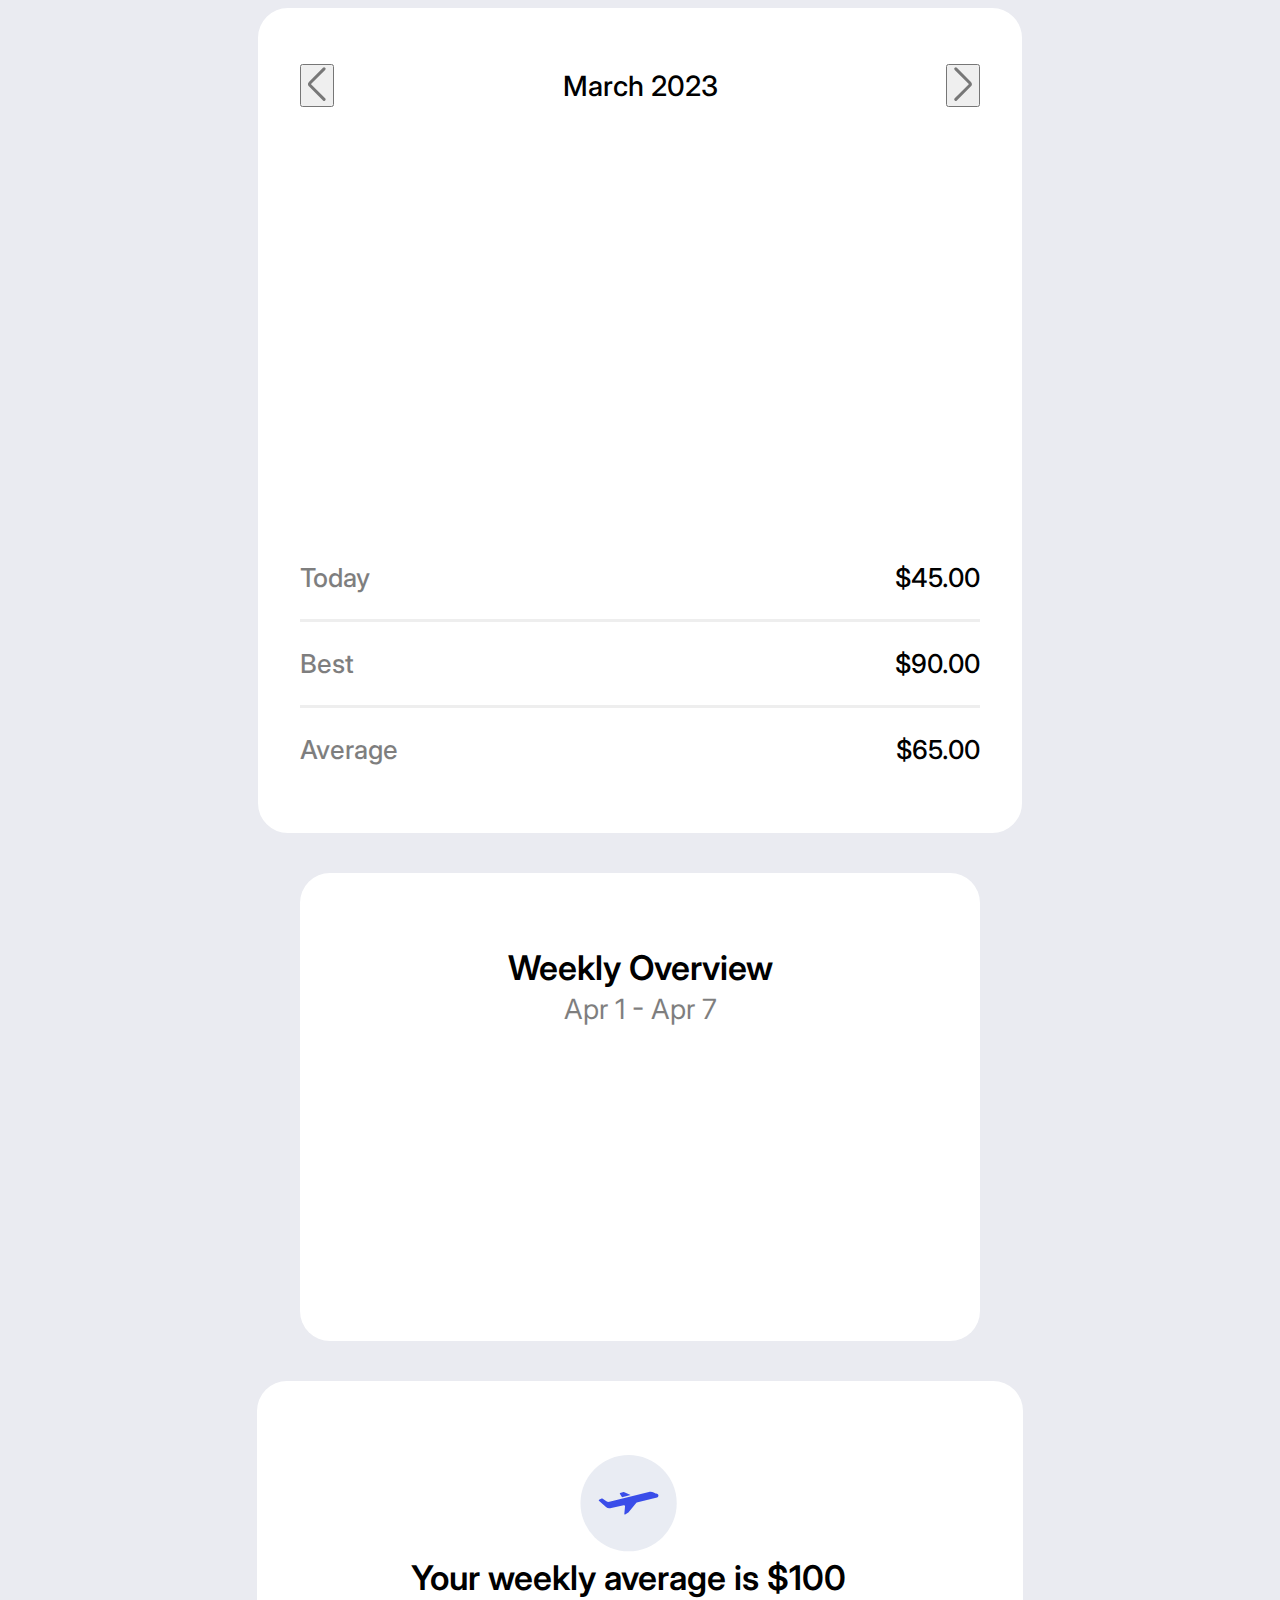
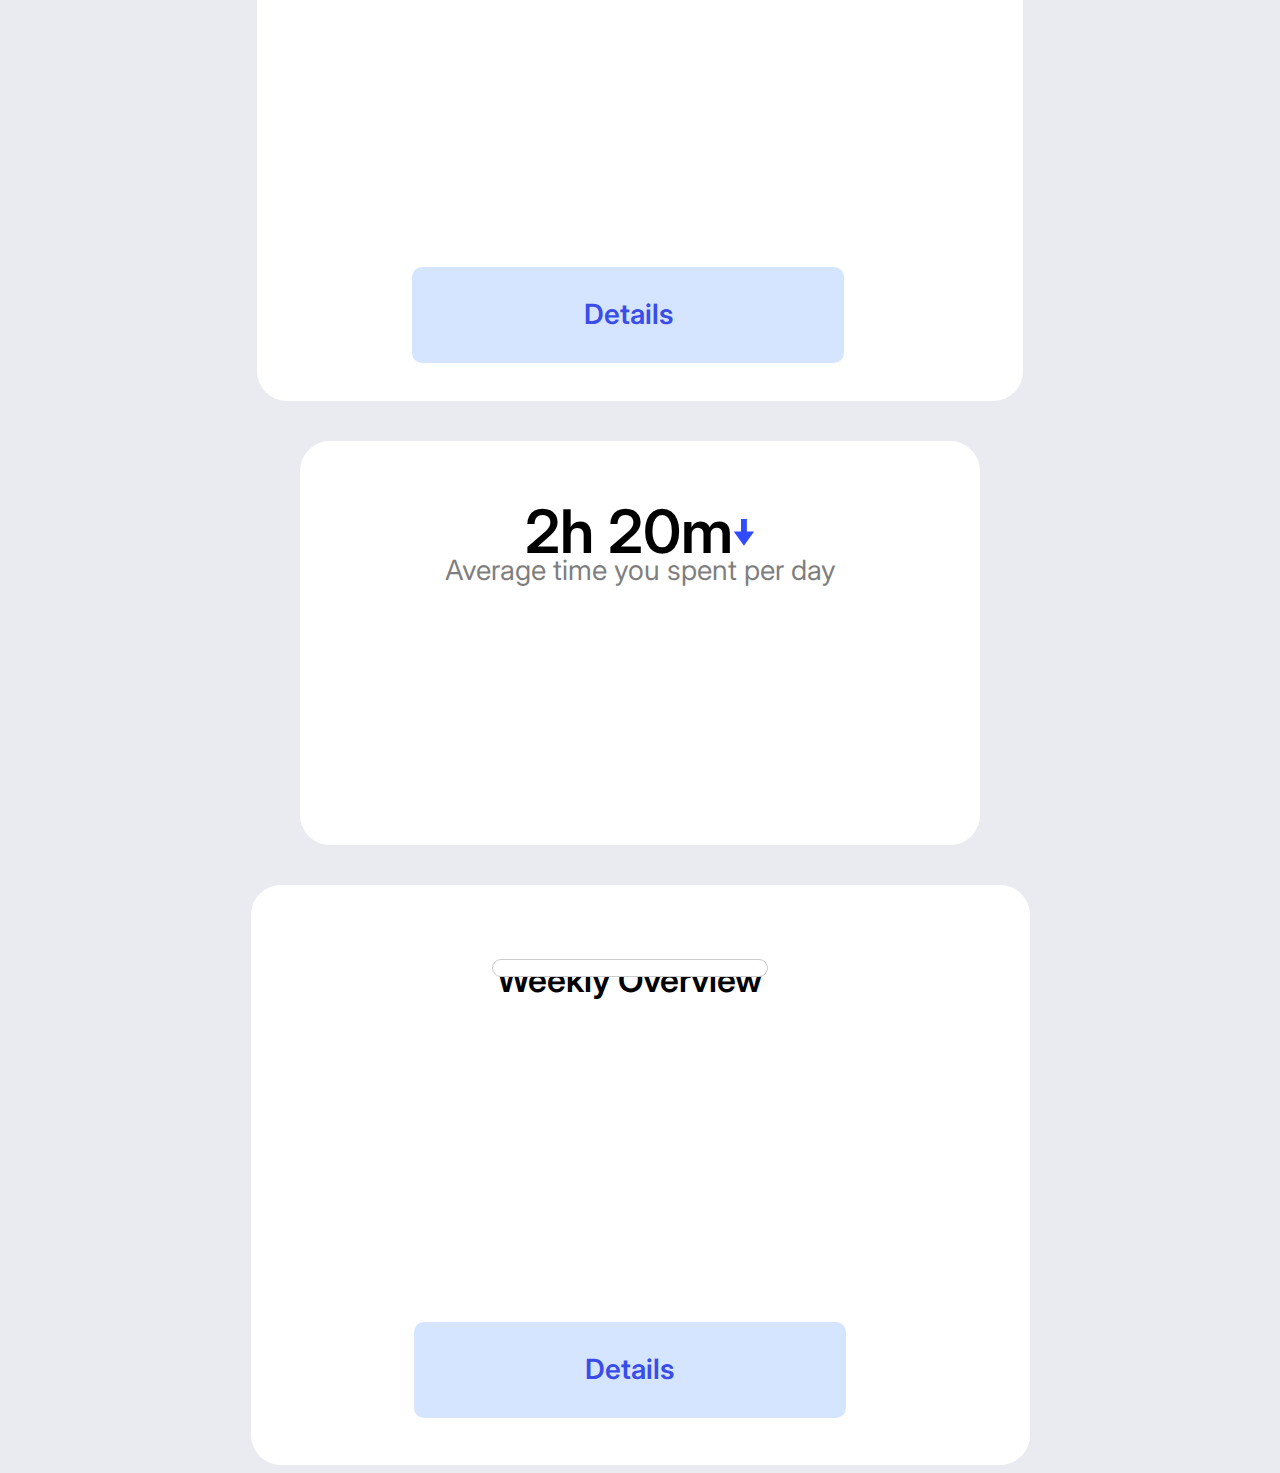
<file: bar chart/index.html>
<!DOCTYPE html>
<html lang="en">

<head>
    <meta charset="UTF-8">
    <meta name="viewport" content="width=device-width, initial-scale=1.0">
    <title>Simple Bar Chart with D3.js</title>
    <link rel="stylesheet" href="./style.css">
    <link rel="preconnect" href="https://fonts.googleapis.com">
    <link rel="preconnect" href="https://fonts.gstatic.com" crossorigin>
    <link href="https://fonts.googleapis.com/css2?family=Inter:wght@100..900&display=swap" rel="stylesheet">
    <script src="https://d3js.org/d3.v7.min.js"></script>

</head>

<body>
<div id="all-barcharts">
    <!-- Container for the bar chart -->
    <div style="max-width:680px; width: 100%; " id="main-div1">
        <div class="date-section">

            <button onclick="update(data1)"> <svg width="18" height="34" viewBox="0 0 18 34" fill="none"
                    xmlns="http://www.w3.org/2000/svg">
                    <path opacity="0.5"
                        d="M16.0625 1.86426L2.21397 15.7132C1.43294 16.4943 1.43296 17.7606 2.214 18.5416L16.0625 32.3901"
                        stroke="black" stroke-width="3" stroke-linecap="round" />
                </svg></button>

            <h1 class="date-heading">March 2023</h1>
            <button onclick="update(datanew)">
                <svg width="18" height="34" viewBox="0 0 18 34" fill="none" xmlns="http://www.w3.org/2000/svg">
                    <path opacity="0.5"
                        d="M1.80078 1.86426L15.6493 15.7132C16.4303 16.4943 16.4303 17.7606 15.6493 18.5416L1.80078 32.3901"
                        stroke="black" stroke-width="3" stroke-linecap="round" />
                </svg>
            </button>
        </div>
        <svg id="bar-chart" width="600px" height="400px"></svg>
        <div class="div2">
            <div class="main-text-price">
                <p>Today</p>
                <div>$45.00</div>
            </div>
            <div class="main-text-price">
                <p>Best</p>
                <div>$90.00</div>
            </div>
            <div class="main-text-price2">
                <p>Average</p>
                <div>$65.00</div>
            </div>
        </div>

    </div>
    <!-- Container for the bar chart Weekly Overview-->
    <div style="max-width:680px; width: 100%; " id="main-div2">
        <div class="date-section2 ">

            <div class="Weekly Overview">Weekly Overview</div>
            <div class="date">
                Apr 1 - Apr 7
            </div>

        </div>
        <svg id="bar-chart2" width="680px" height="100%"></svg>


    </div>
    <!-- Container for the bar chart Your weekly average is $100-->
    <div style="max-width:680px; width: 100%; " id="main-div3">
        <div class="date-section2 ">
            <svg width="97" height="97" viewBox="0 0 97 97" fill="none" xmlns="http://www.w3.org/2000/svg">
                <circle cx="48.5942" cy="48.1821" r="48.1313" fill="#E9ECF3" />
                <path
                    d="M42.0547 42.2954L39.856 38.8198C39.6597 38.5096 39.8094 38.0976 40.159 37.9858L43.4393 36.9361C43.5688 36.8947 43.7088 36.9017 43.8334 36.9557L50.5656 39.8757L42.0547 42.2954Z"
                    fill="#3A4DE9" />
                <path
                    d="M25.9932 52.0224L18.9135 45.6257C18.6128 45.354 18.6907 44.8628 19.0607 44.6975L21.6157 43.5559C21.976 43.395 22.3944 43.4352 22.7174 43.6618L26.4266 46.2638C27.2907 46.87 28.3751 47.0719 29.3995 46.8172L68.9283 36.9917C70.5367 36.5919 72.2361 36.7997 73.7008 37.5751L75.5928 38.5768C75.6511 38.6077 75.716 38.6238 75.7819 38.6238H76.0927C76.7412 38.6238 77.3667 38.8638 77.8487 39.2976C78.9518 40.2904 78.4984 42.1125 77.0586 42.4724L56.7724 47.544C56.5353 47.6033 56.324 47.7384 56.1707 47.9288L48.6033 57.3282C48.5218 57.4295 48.4233 57.5158 48.3123 57.5833L45.1762 59.4896C44.7825 59.7288 44.2843 59.4178 44.3263 58.9591L45.0044 51.5624C45.0731 50.8124 44.3979 50.2091 43.6603 50.3615L30.1543 53.1537C28.6662 53.4613 27.1207 53.0411 25.9932 52.0224Z"
                    fill="#3A4DE9" />
            </svg>

            <div class="Weekly Overview">Your weekly average is $100</div>


        </div>
        <svg id="bar-chart3" width="680px" height="100%"></svg>
        <button class="detail-btn">
            Details
        </button>

    </div>
    <!-- Container for the bar chart 2h 20m-->
    <div style="max-width:680px; width: 100%; " id="main-div4">
        <div class="date-section4 ">

            <div class="monthhourmin">2h 20m <svg width="22" height="27" viewBox="0 0 22 27" fill="none"
                    xmlns="http://www.w3.org/2000/svg">
                    <path fill-rule="evenodd" clip-rule="evenodd"
                        d="M13.8808 0.00488281H7.99891V12.472H0.769531L10.9398 26.8198L21.1101 12.472H13.8808V0.00488281Z"
                        fill="#314CFF" />
                </svg>
            </div>
            <div class="date">
                Average time you spent per day
            </div>

        </div>
        <svg id="bar-chart4" width="680px" height="100%"></svg>


    </div>
    <!-- Container for Weekly Overview-->
    <div style="max-width:680px; width: 100%; " id="main-div5">
        <div class="date-section2 ">

            <div class="Weekly Overview">Weekly Overview</div>


        </div>
        <div id="tooltip5">

        </div>
        <svg id="bar-chart5" width="680px"></svg>
        <button class="detail-btn">
            Details
        </button>

    </div>
   
</div>
<script src="app2.js"></script>
</body>

</html>
</file>
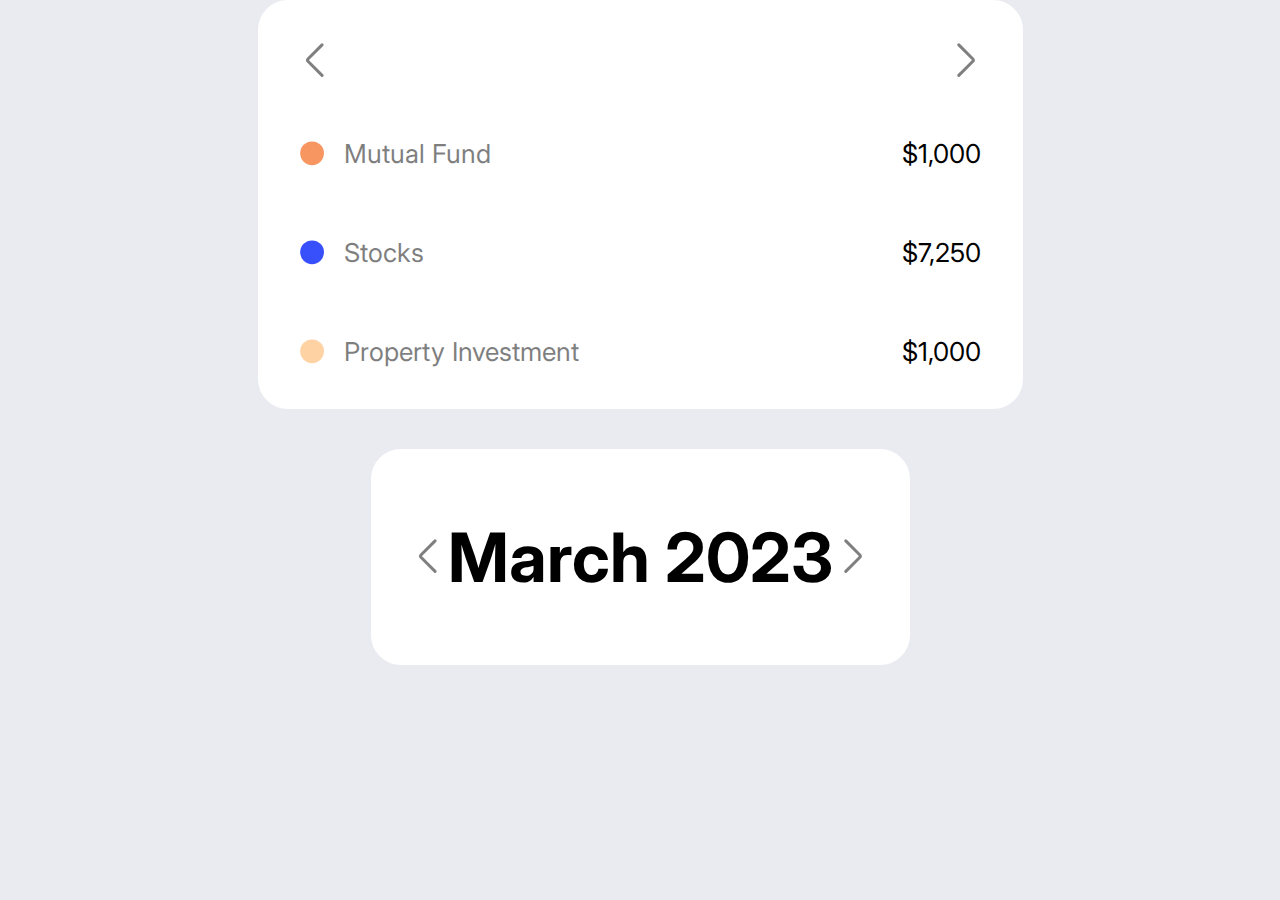
<file: donutchart/index.html>
<!DOCTYPE html>
<html lang="en">

<head>
    <meta charset="UTF-8">
    <meta name="viewport" content="width=device-width, initial-scale=1.0">
    <title>Pie Charts</title>
    <link rel="stylesheet" href="./style.css">
    <link rel="preconnect" href="https://fonts.googleapis.com">
    <link rel="preconnect" href="https://fonts.gstatic.com" crossorigin>
    <link href="https://fonts.googleapis.com/css2?family=Inter:wght@100..900&display=swap" rel="stylesheet">
    <script src="https://d3js.org/d3.v6.js"></script>

</head>

<body>
    <div id="main-div1">
        <div class="date-section" >

            <button onclick="update(data1)"> <svg width="18" height="34" viewBox="0 0 18 34" fill="none"
                    xmlns="http://www.w3.org/2000/svg">
                    <path opacity="0.5"
                        d="M16.0625 1.86426L2.21397 15.7132C1.43294 16.4943 1.43296 17.7606 2.214 18.5416L16.0625 32.3901"
                        stroke="black" stroke-width="3" stroke-linecap="round" />
                </svg></button>

            <button onclick="update(data2)">
                <svg width="18" height="34" viewBox="0 0 18 34" fill="none" xmlns="http://www.w3.org/2000/svg">
                    <path opacity="0.5"
                        d="M1.80078 1.86426L15.6493 15.7132C16.4303 16.4943 16.4303 17.7606 15.6493 18.5416L1.80078 32.3901"
                        stroke="black" stroke-width="3" stroke-linecap="round" />
                </svg>
            </button>
        </div>
        <!-- Create -->
        <div id="my_dataviz" style="font-family:'Inter', sans-serif ; "></div>
         <!-- color gaols -->
      <div class="goal-color">
       
     
        <div class="main-colorall">
            <div  class="all-color">
                <svg width="24" height="25" viewBox="0 0 24 25" fill="none" xmlns="http://www.w3.org/2000/svg">
                    <circle cx="12.0723" cy="12.2666" r="11.873" fill="#F79661"/>
                    </svg>
                    
    
              <div class="goal">
                <span>Mutual Fund </span>
              </div>
            </div>
            <div class="price">$1,000</div> 
         </div>
         <div class="main-colorall">
            <div class="all-color">
                <svg width="24" height="25" viewBox="0 0 24 25" fill="none" xmlns="http://www.w3.org/2000/svg">
                    <circle cx="12.0723" cy="12.2666" r="11.873" fill="#3850FB"/>
                    </svg>
                    
    
              <div class="goal">
                <span>Stocks </span>
              </div>
            </div>
            <div class="price">$7,250</div> 
         </div>
         <div class="main-colorall">
            <div class="all-color">
                <svg width="24" height="25" viewBox="0 0 24 25" fill="none" xmlns="http://www.w3.org/2000/svg">
                    <circle cx="12.0723" cy="12.2666" r="11.873" fill="#FFD2A3"/>
                    </svg>
                    
                    
                    
                    
    
              <div class="goal">
                <span>Property Investment </span>
              </div>
            </div>
            <div class="price">$1,000</div> 
         </div>
      </div>
    </div>
    <div id="main-div2">
        <div class="date-section" style="display: flex; max-width: 561px; width: 100%; justify-items: center;">

            <button onclick="update(data1)"> <svg width="18" height="34" viewBox="0 0 18 34" fill="none"
                    xmlns="http://www.w3.org/2000/svg">
                    <path opacity="0.5"
                        d="M16.0625 1.86426L2.21397 15.7132C1.43294 16.4943 1.43296 17.7606 2.214 18.5416L16.0625 32.3901"
                        stroke="black" stroke-width="3" stroke-linecap="round" />
                </svg></button>

            <h1 class="date-heading">March 2023</h1>
            <button onclick="update(data2)">
                <svg width="18" height="34" viewBox="0 0 18 34" fill="none" xmlns="http://www.w3.org/2000/svg">
                    <path opacity="0.5"
                        d="M1.80078 1.86426L15.6493 15.7132C16.4303 16.4943 16.4303 17.7606 15.6493 18.5416L1.80078 32.3901"
                        stroke="black" stroke-width="3" stroke-linecap="round" />
                </svg>
            </button>
        </div>
        <!-- Create -->
        <div id="my_dataviz" style="font-family:'Inter', sans-serif ; "></div>
    </div>
    <script src="./app.js"></script>
</body>

</html>
</file>
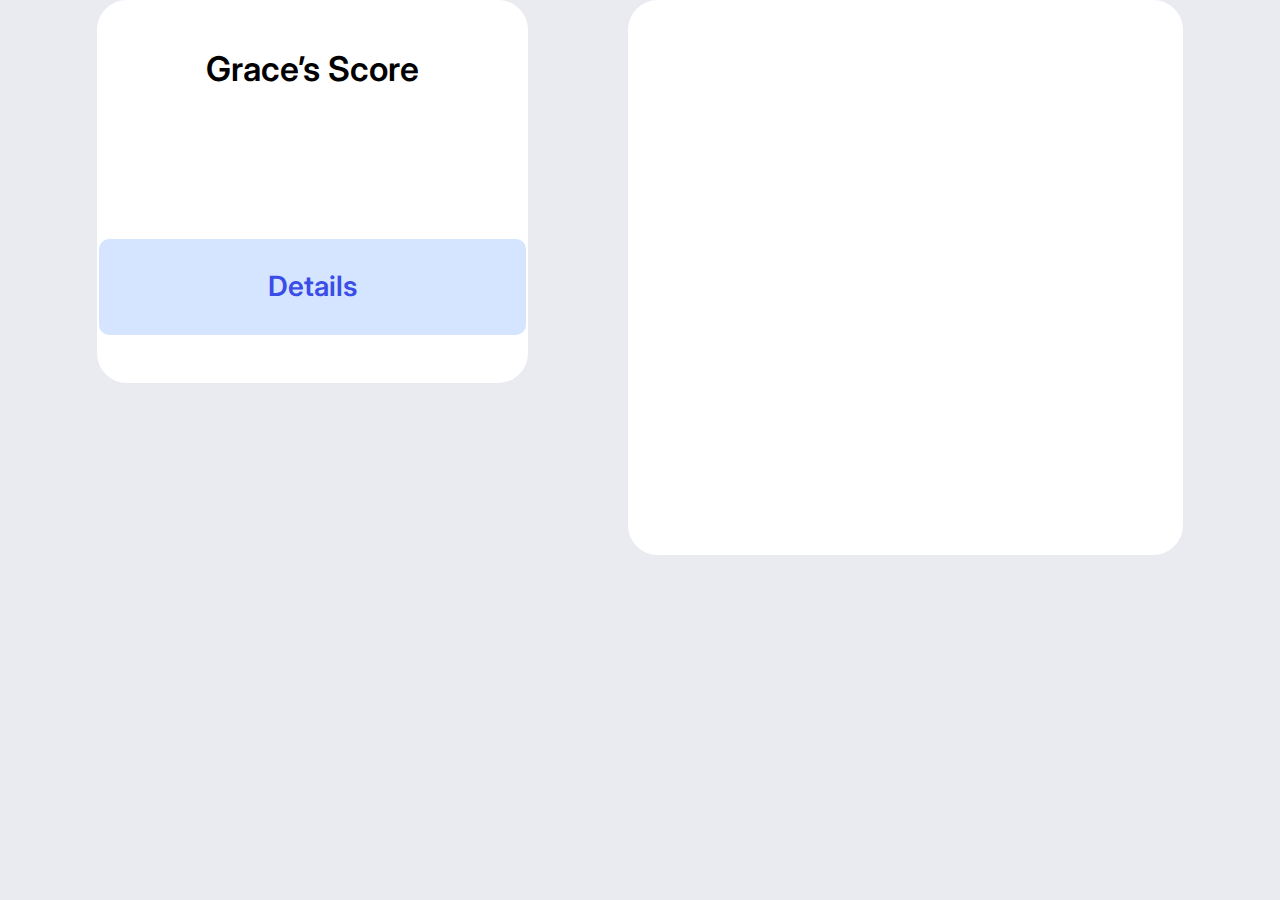
<file: gauge charts/index.html>
<!DOCTYPE html>
<html lang="en">

<head>
  <meta charset="UTF-8">
  <meta name="viewport" content="width=device-width, initial-scale=1.0">
  <title>Gauge Chart</title>
  <link rel="stylesheet" href="./style.css">
  <link rel="preconnect" href="https://fonts.googleapis.com">
  <link rel="preconnect" href="https://fonts.gstatic.com" crossorigin>
  <link href="https://fonts.googleapis.com/css2?family=Inter:wght@100..900&display=swap" rel="stylesheet">
  <script src="https://d3js.org/d3.v7.min.js"></script>
</head>

<body>
  <!-- Grace’s Score -->
  <div id="main-div1">
      <div class="Grace-Score">
        Grace’s Score
      </div>

    <div id="happy-emoji">
      <svg width="120" height="120" viewBox="0 0 120 120" fill="none" xmlns="http://www.w3.org/2000/svg">
        <circle cx="59.979" cy="59.6997" r="59.4556" fill="#E9ECF3" />
        <path fill-rule="evenodd" clip-rule="evenodd"
          d="M59.9756 87.7169C74.5697 87.7169 86.4005 75.8861 86.4005 61.292C86.4005 46.698 74.5697 34.8672 59.9756 34.8672C45.3816 34.8672 33.5508 46.698 33.5508 61.292C33.5508 75.8861 45.3816 87.7169 59.9756 87.7169ZM52.594 60.0921C54.5757 60.0921 56.1822 58.4856 56.1822 56.5038C56.1822 54.5221 54.5757 52.9156 52.594 52.9156C50.6123 52.9156 49.0058 54.5221 49.0058 56.5038C49.0058 58.4856 50.6123 60.0921 52.594 60.0921ZM70.9449 56.5038C70.9449 58.4856 69.3384 60.0921 67.3566 60.0921C65.3749 60.0921 63.7684 58.4856 63.7684 56.5038C63.7684 54.5221 65.3749 52.9156 67.3566 52.9156C69.3384 52.9156 70.9449 54.5221 70.9449 56.5038ZM59.9754 76.2903C66.0338 76.2903 70.9451 71.2772 70.9451 65.2189H49.0058C49.0058 71.2772 53.9171 76.2903 59.9754 76.2903Z"
          fill="#3A4DE9" />
      </svg>
    </div>

    <div id="sad-emoji">
      <svg width="120" height="120" viewBox="0 0 82 83" fill="none" xmlns="http://www.w3.org/2000/svg">
        <ellipse cx="41" cy="41.5" rx="41" ry="41.5" fill="#E9ECF3" />
        <path fill-rule="evenodd" clip-rule="evenodd"
          d="M40.7594 61.1702C50.8818 61.1702 59.0876 52.8969 59.0876 42.6912C59.0876 32.4855 50.8818 24.2121 40.7594 24.2121C30.637 24.2121 22.4312 32.4855 22.4312 42.6912C22.4312 52.8969 30.637 61.1702 40.7594 61.1702ZM35.6395 41.852C37.014 41.852 38.1283 40.7286 38.1283 39.3428C38.1283 37.9569 37.014 36.8335 35.6395 36.8335C34.265 36.8335 33.1507 37.9569 33.1507 39.3428C33.1507 40.7286 34.265 41.852 35.6395 41.852ZM48.3676 39.3428C48.3676 40.7286 47.2534 41.852 45.8788 41.852C44.5043 41.852 43.39 40.7286 43.39 39.3428C43.39 37.9569 44.5043 36.8335 45.8788 36.8335C47.2534 36.8335 48.3676 37.9569 48.3676 39.3428Z"
          fill="#3A4DE9" />
        <path d="M48 52C48 52 46 48 41 48C36 48 34 52 34 52" fill="#3A4DE9" />
        <path d="M48 52C48 52 46 48 41 48C36 48 34 52 34 52" stroke="white" stroke-linecap="round"
          stroke-linejoin="round" />
      </svg>

    </div>

    <svg id="gauge1"></svg>
  
    <button class="detail-btn">
      Details
    </button>

  </div>


  <div id="main-div2">

    <div>

    </div>
    <svg id="gauge2" width="471" height="471"></svg>

    <!-- <button class="detail-btn">
      Details
    </button> -->
  </div>


  <script src="app.js"></script>
</body>

</html>
</file>
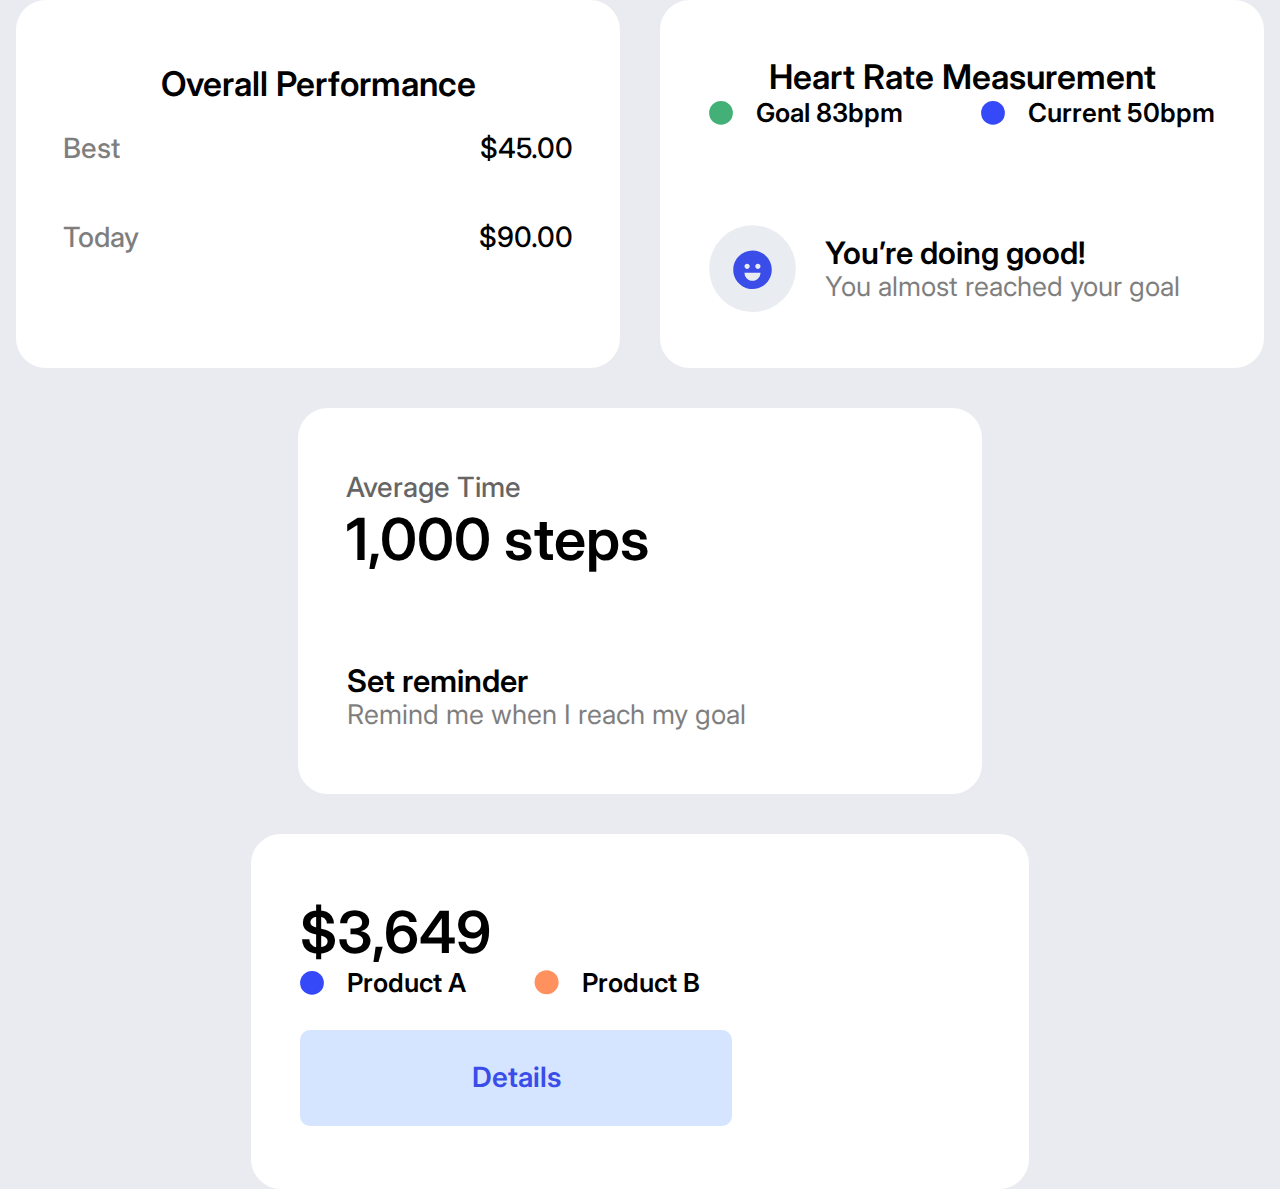
<file: line chart/index.html>
<!DOCTYPE html>
<html lang="en">

<head>
  <meta charset="UTF-8" />
  <meta name="viewport" content="width=device-width, initial-scale=1.0" />
  <title>D3 Line Chart</title>
  <link rel="stylesheet" href="./style.css" />
  <link rel="preconnect" href="https://fonts.googleapis.com" />
  <link rel="preconnect" href="https://fonts.gstatic.com" crossorigin />
  <link href="https://fonts.googleapis.com/css2?family=Inter:wght@100..900&display=swap" rel="stylesheet" />
  <link rel="stylesheet" type="text/css" href="style.css" />
</head>

<body>
  <!-- <div id="chart">
    <div id="tooltip">
      <div class="price"></div>
      <div class="date"></div>
    </div>
  </div> -->
  <!-- line chart 2  -->

  <div id="main-div1">
    <div id="chart2">
      <div class="Overall-Performance">Overall Performance</div>

      <div id="tooltip2">
        <div class="price2"></div>
        <div class="date2"></div>
      </div>
    </div>

    <!-- best-Today -->
    <div class="best-Today">
      <div class="main-text-price">
        <p>Best</p>
        <div>$45.00</div>
      </div>
      <div class="main-text-price">
        <p>Today</p>
        <div>$90.00</div>
      </div>
    </div>
  </div>

  <!-- Heart Rate Measurement -->
  <div id="main-div2">
    <div id="chart3">
      <div class="Overall-Performance">Heart Rate Measurement</div>

      <div id="tooltip3">
        <div class="subject3"></div>
        <div class="measurment-no"></div>
        <div class="heartRate"></div>
      </div>
    </div>
    <!-- main-content -->
    <div class="main-contentcolorsmile">
      <!-- color gaols -->
      <div class="goal-color">
        <div class="goal-colorgreen">
          <svg width="24" height="24" viewBox="0 0 24 24" fill="none" xmlns="http://www.w3.org/2000/svg">
            <circle cx="11.9941" cy="11.8945" r="11.873" fill="#43B077" />
          </svg>

          <div class="goal">
            <span>Goal </span>
            <span> 83bpm</span>
          </div>
        </div>
        <div class="goal-colorblue">
          <svg width="24" height="24" viewBox="0 0 24 24" fill="none" xmlns="http://www.w3.org/2000/svg">
            <circle cx="11.9941" cy="11.8945" r="11.873" fill="#3549F8" />
          </svg>

          <div class="goal">
            <span>Current </span>
            <span> 50bpm</span>
          </div>
        </div>
      </div>
      <!-- smile logo -->

      <div class="smile" style="display: flex; align-items: center; gap: 29px;">
        <svg width="87" height="87" viewBox="0 0 87 87" fill="none" xmlns="http://www.w3.org/2000/svg">
          <circle cx="43.5059" cy="43.6152" r="43.3496" fill="#E9ECF1" />
          <path fill-rule="evenodd" clip-rule="evenodd"
            d="M43.5049 64.043C54.1455 64.043 62.7715 55.417 62.7715 44.7764C62.7715 34.1357 54.1455 25.5098 43.5049 25.5098C32.8642 25.5098 24.2383 34.1357 24.2383 44.7764C24.2383 55.417 32.8642 64.043 43.5049 64.043ZM38.123 43.9019C39.5679 43.9019 40.7393 42.7305 40.7393 41.2856C40.7393 39.8408 39.5679 38.6694 38.123 38.6694C36.6782 38.6694 35.5068 39.8408 35.5068 41.2856C35.5068 42.7305 36.6782 43.9019 38.123 43.9019ZM51.5029 41.2856C51.5029 42.7305 50.3316 43.9019 48.8867 43.9019C47.4418 43.9019 46.2705 42.7305 46.2705 41.2856C46.2705 39.8408 47.4418 38.6694 48.8867 38.6694C50.3316 38.6694 51.5029 39.8408 51.5029 41.2856ZM43.5049 55.7114C47.9221 55.7114 51.5029 52.0564 51.5029 47.6392H35.5068C35.5068 52.0564 39.0877 55.7114 43.5049 55.7114Z"
            fill="#3A4DE9" />
        </svg>

        <div>
          <div style="font-size: 31px; font-weight: 600; line-height: 37px;">
            You’re doing good!

          </div>
          <div style="font-size: 27px; font-weight: 400; line-height: 32px; opacity: 50%;">
            You almost reached your goal
          </div>
        </div>
      </div>


    </div>
  </div>
  <!-- Average Time -->
  <div id="main-div3">
    <div id="chart4">
      <div class="main-averageTimechart4">
        <div class="AverageTime">Average Time</div>

        <div class="steps-chart4">1,000 steps</div>
      </div>

      <div id="tooltip4">
        <div class="subject3"></div>
        <div class="measurment-no"></div>
        <div class="heartRate"></div>
      </div>
    </div>

    <div id="set-reminder">
      <div>
        <div class="set-reminder-text">Set reminder</div>
        <div class="remind">Remind me when I reach my goal</div>
      </div>
    </div>
  </div>
  <!-- Product A $3,649 -->
  <div id="main-div4">

    <!-- main div for product content -->
    <div>
      <div class="main-averageTimechart5">
        <div class="steps-chart4">$3,649</div>
      </div>
      <!-- color gaols -->
      <div class="productcolor">
        <div class="colorblue">
          <svg width="24" height="24" viewBox="0 0 24 24" fill="none" xmlns="http://www.w3.org/2000/svg">
            <circle cx="11.9941" cy="11.8945" r="11.873" fill="#3549F8" />
          </svg>

          <div class="Product A">
            <span>Product A </span>
          </div>
        </div>
        <div class="colororange">
          <div class="colororange">
            <svg width="25" height="25" viewBox="0 0 25 25" fill="none" xmlns="http://www.w3.org/2000/svg">
              <circle cx="12.5815" cy="12.1831" r="11.9995" fill="#FF915F" />
            </svg>

            <div class="Product B">
              <span>Product B</span>
            </div>
          </div>
        </div>
      </div>
    </div>

    <div id="tooltip5">
      <div class="subject3"></div>
      <div class="measurment-no"></div>
      <div class="heartRate"></div>
    </div>
    <div id="chart5"></div>
    <button class="detail-btn">
      Details
    </button>
  </div>
  
  <script src="https://d3js.org/d3.v6.js"></script>
  <script src="app.js"></script>
</body>

</html>
</file>
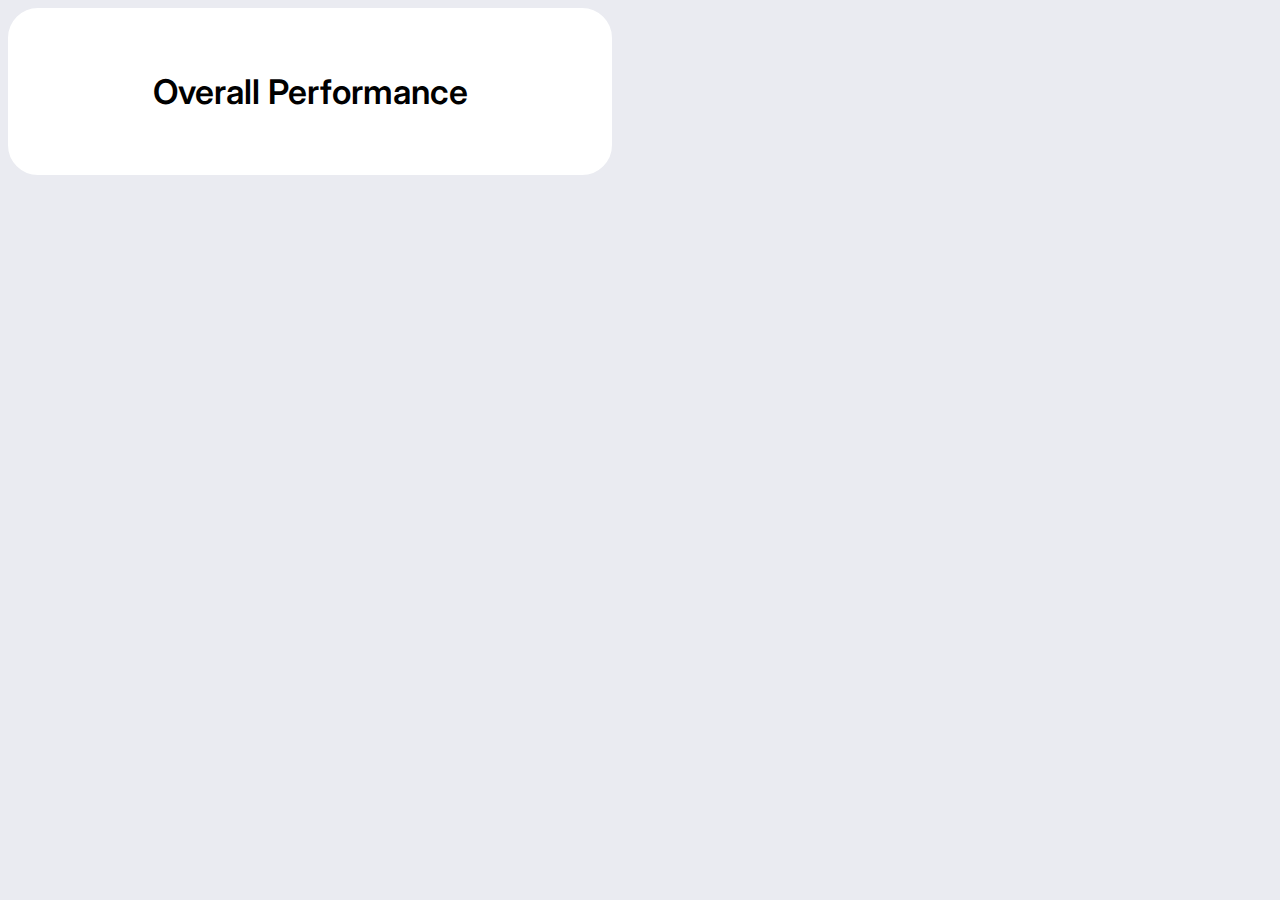
<file: newHeartRate/index.html>
<!DOCTYPE html>
<html lang="en">

<head>
  <meta charset="UTF-8">
  <meta name="viewport" content="width=device-width, initial-scale=1.0">
  <title>D3 Line Chart</title>
  <link rel="stylesheet" href="./style.css">
  <link rel="preconnect" href="https://fonts.googleapis.com">
  <link rel="preconnect" href="https://fonts.gstatic.com" crossorigin>
  <link href="https://fonts.googleapis.com/css2?family=Inter:wght@100..900&display=swap" rel="stylesheet">
  <link rel="stylesheet" type="text/css" href="style.css" />
</head>

<body>
  <!-- line chart 2  -->

  <div id="main-div1">
    <div id="chart2">

      <div class="Overall-Performance">Overall Performance</div>

      <div id="tooltip2">
        <div class="price2"></div>
        <div class="date2"></div>
      </div>

    </div>
  </div>

  <script src="https://d3js.org/d3.v6.js"></script>
  <script src="app.js"></script>
</body>

</html>
</file>
<file: bar chart/style.css>
body {
  background-color: #eaebf1;
}
#all-barcharts{
  display: flex;
  gap: 40px;
  max-width: 3950px;
  width: 100%;
  flex-wrap: wrap;
  margin: 0 auto;
  justify-content: center;
}
#main-div1 {
  padding: 40px;
  border: 2px solid #fff;
  border-radius: 30px;
  background-color: #fff;
}
#main-div2 {
  padding-top: 74px;
  padding-bottom: 38px;
  border: 2px solid fff;
  border-radius: 30px;
  background-color: #fff;
  display: flex;
  flex-direction: column;
  align-items: center;
}
#main-div3 {
  padding-top: 74px;
  padding-bottom: 38px;
  border: 2px solid fff;
  border-radius: 30px;
  background-color: #fff;
  display: flex;
  flex-direction: column;
  align-items: center;
  padding-left: 31px;
  padding-right: 55px;
}
#main-div4 {
  padding-top: 74px;
  padding-bottom: 38px;
  border: 2px solid fff;
  border-radius: 30px;
  background-color: #fff;
  display: flex;
  flex-direction: column;
  align-items: center;
}
#main-div5 {
  padding-top: 74px;
  padding-right: 60px;
  padding-left: 39px;
  border: 2px solid fff;
  border-radius: 30px;
  background-color: #fff;
  display: flex;
  flex-direction: column;
  align-items: center;
  justify-content: space-between;
  padding-bottom: 47px;
}
#bar-chart2 {
  margin-top: 127px;
}
#bar-chart3 {
  margin-top: 87px;
}
#bar-chart4 {
  margin-top: 69px;
}
#bar-chart5 {
  margin-top: 140px;
}
.div2 {
  margin-top: 10px;
  font-family: "Inter", sans-serif;
  font-size: 26px;
  font-weight: 500;
  line-height: 31px;
}
.detail-btn {
  max-width: 432px;
  width: 100%;
  margin-top: 32px;
  background-color: #d5e5ff;
  padding: 31px 169px;
  font-size: 28px;
  font-family: "Inter", sans-serif;
  font-weight: 600;
  color: #3a4de9;
  line-height: 33.8px;
  border-radius: 10px;
  border: #d5e5ff;
  cursor: pointer;
}
.date-heading {
  font-family: "Inter", sans-serif;
  font-weight: 500;
  font-size: 28px;
}
.date-section {
  display: flex;
  justify-content: space-between;
  align-items: center;
  width: 100%;
}
.date-section2 {
  font-family: "Inter", sans-serif;
  font-weight: 600;
  line-height: 41px;
  font-size: 34px;
  width: 100%;
  text-align: center;
  display: flex;
  flex-direction: column;
  justify-content: center;
  align-items: center;
  gap: 5px;
}
.date-section4 {
  font-family: "Inter", sans-serif;
  font-weight: 600;
  line-height: 41px;
  font-size: 34px;
  width: 100%;
  text-align: center;
  display: flex;
  flex-direction: column;
  justify-content: center;
  align-items: center;
  gap: 5px;
}
.date {
  font-family: "Inter", sans-serif;
  font-size: 28px;
  font-weight: 400;
  line-height: 33.89px;
  text-align: left;
  opacity: 0.5;
}
.main-text-price {
  width: 100%;
  display: flex;
  justify-content: space-between;
  align-items: center;
  /* border-bottom:1px solid #AFAFAF; */
  border-bottom: inset;
}
.main-text-price2 {
  width: 100%;
  display: flex;
  justify-content: space-between;
  align-items: center;
}
p {
  opacity: 50%;
}

.monthhourmin {
  font-family: "Inter", sans-serif;
  font-size: 60px;
  font-weight: 600;
  line-height: 33.89px;
  text-align: left;
  display: flex;
  align-items: center;
  justify-content: center;
}

#tooltip5 {
  position: absolute;
  pointer-events: none;
  background-color: white;
  border: 1px solid #ccc;
  border-radius: 12px;
  padding: 8px;
  max-width: 258px;
  width: 100%;
  font-family: "Inter", sans-serif;
  font-size: 22px;
  font-weight: 600;
}
</file>
<file: donutchart/style.css>
body {
  background-color: #eaebf1;
  display: flex;
  gap: 40px;
  max-width: 3950px;
  width: 100%;
  flex-wrap: wrap;
  margin: 0 auto;
  justify-content: center;
}
button {
  border: none;
  background: transparent;
  cursor: pointer;
}
#main-div1 {
  padding: 40px;
  border: 2px solid #fff;
  border-radius: 30px;
  background-color: #fff;
  max-width: 681px;
  width: 100%;
}
#main-div2 {
  padding: 40px;
  border: 2px solid #fff;
  border-radius: 30px;
  background-color: #fff;
}
.date-section {
  font-family: "Inter", sans-serif;
  font-weight: 600;
  line-height: 41px;
  font-size: 34px;
  width: 100%;
  text-align: center;
  display: flex;
  justify-content: space-between;
  align-items: center;
  gap: 5px;
}
.goal-color {
  font-size: 26px;
  font-family: "Inter", sans-serif;
  font-family: 500;
  line-height: 31px;
  margin-top: 57px;
  display: flex;
  flex-direction: column;
  gap: 68px;
}

.all-color {
  display: flex;
  align-items: center;
  max-width: 297px;
  width: 100%;
  gap: 20px;
  
}
span{
  opacity: 50%;
}

.main-colorall {
  width: 100%;
  display: flex;
  justify-content: space-between;
}
</file>
<file: gauge charts/style.css>
body {
  background-color: #eaebf1;
  max-width: fit-content;
  width: 100%;
  display: flex;
  gap: 100px;
  margin: 0 auto;
  font-family: "Inter", sans-serif;
}

.detail-btn {
  /* max-width: 432px;
  width: 100%; */
  background-color: #d5e5ff;
  padding: 31px 169px;
  font-size: 28px;
  font-family: "Inter", sans-serif;
  font-weight: 600;
  color: #3a4de9;
  line-height: 33.8px;
  border-radius: 10px;
  border: #d5e5ff;
  cursor: pointer;
}

#main-div1 {
  padding: 46px 0; 
  border: 2px solid #fff;
  border-radius: 30px;
  background-color: #fff;
  max-width: 681px;
  width: 100%;
  height: fit-content;
  display: flex;
  flex-direction: column;
  align-items: center;
  
}
#main-div2 {
  padding: 40px;
  border: 2px solid #fff;
  border-radius: 30px;
  background-color: #fff;
  max-width: fit-content;
  width: 100%;
  align-items: center;
  display: flex;
  flex-direction: column;
  align-items: center;
}

#sad-emoji{
  position: absolute;
  margin-top: 180px;
  display: none;
  max-width: 118px;
  width: 100%;
}
#happy-emoji{
  position: absolute;
  margin-top: 250px;
  display: none;
  max-width: 118px;
  width: 100%;
}
.Grace-Score{

  font-size: 34px;
  font-family: "Inter", sans-serif;
  font-weight: 600;
  line-height: 41px;
}
</file>
<file: line chart/style.css>
body {
  background-color: #eaebf1;
  display: flex;
  gap: 40px;
  max-width: 3950px;
  width: 100%;
  flex-wrap: wrap;
  margin: 0 auto;
  justify-content: center;
}

#chart {
  margin: 25px auto;
  width: 1000px;
  position: relative;
}
.detail-btn {
  max-width: 432px;
  width: 100%;
  margin-top: 32px;
  background-color: #d5e5ff;
  padding: 31px 169px;
  font-size: 28px;
  font-family: "Inter", sans-serif;
  font-weight: 600;
  color: #3a4de9;
  line-height: 33.8px;
  border-radius: 10px;
  border: #d5e5ff;
  cursor: pointer;
}
.svg2 {
  margin-top: 54px;
}

#tooltip {
  border: 1px solid #ccc;
  position: absolute;
  padding: 10px;
  background-color: #fff;
  display: none;
  pointer-events: none;
}

.price {
  font-weight: bold;
}

#main-div1 {
  max-width: 680px;
  width: 100%;
  position: relative;
  font-family: "Inter", sans-serif;
  max-width: 600px;
  width: 100%;
  padding: 61px 0px;
  border: 2px solid #fff;
  border-radius: 30px;
  background-color: #fff;
}
#main-div2 {
  position: relative;
  font-family: "Inter", sans-serif;
  max-width: 600px;
  width: 100%;
  height: fit-content;
  padding: 54px 0px;
  border: 2px solid #fff;
  border-radius: 30px;
  background-color: #fff;
}
#main-div3 {
  position: relative;
  font-family: "Inter", sans-serif;
  max-width: 680px;
  width: 100%;
  height: fit-content;
  padding: 61px 0px;
  border: 2px solid #fff;
  border-radius: 30px;
  background-color: #fff;
}
#main-div4 {
  position: relative;
  font-family: "Inter", sans-serif;
  max-width: 680px;
  width: 100%;
  height: fit-content;
  padding: 61px 47px;
  border: 2px solid #fff;
  border-radius: 30px;
  background-color: #fff;
  
}

.main-text-price {
  width: 100%;
  display: flex;
  justify-content: space-between;
  align-items: center;
  font-size: 28px;
  line-height: 33px;
  font-weight: 500;
  /* border-bottom:1px solid #AFAFAF; */
}
p {
  opacity: 50%;
}
.Overall-Performance {
  font-weight: 600;
  font-size: 34px;
  line-height: 41px;
  text-align: center;
}
.best-Today {
  padding: 0px 45px;
}
.main-averageTimechart4 {
  padding-left: 46px;
}
.AverageTime {
  font-size: 28px;
  font-weight: 500;
  font-family: "Inter", sans-serif;
  line-height: 33.3px;
  opacity: 60%;
  color: black;
}
.steps-chart4 {
  font-size: 58px;
  font-weight: 600;
  font-family: "Inter", sans-serif;
  line-height: 70.1px;
}

#tooltip2 {
  border: 1px solid #ccc;
  position: absolute;
  padding: 10px;
  background-color: #fff;
  display: none;
  pointer-events: none;
  gap: 11px;
  border-radius: 12px;
  font-family: "Inter", sans-serif;
  font-size: 26px;
  font-weight: 500;
  max-width: 325px;
  width: 100%;
  z-index: 10;
}

#tooltip3 {
  border: 1px solid #ccc;
  position: absolute;
  padding: 10px;
  background-color: #fff;
  display: none;
  pointer-events: none;
  gap: 11px;
  border-radius: 12px;
  font-family: "Inter", sans-serif;
  font-size: 26px;
  font-weight: 500;
  max-width: 425px;
  width: 100%;
  z-index: 20;
}
#tooltip4 {
  border: 1px solid #ccc;
  position: absolute;
  padding: 10px;
  /* background-color: #fff;  */
  display: none;
  pointer-events: none;
  gap: 11px;
  border-radius: 12px;
  font-family: "Inter", sans-serif;
  font-size: 26px;
  font-weight: 500;
  max-width: 155px;
  width: 100%;
  z-index: 20;
}
.price2 {
  font-weight: bold;
  color: #314cff;
}
.heartRate {
  font-weight: bold;
  color: #314cff;
}
.subject3 {
  font-weight: bold;
  color: #314cff;
}

#set-reminder {
  font-family: "Inter", sans-serif;
  display: flex;
  flex-direction: column;
  gap: 14px;
  padding: 0 47px;
  margin-top: 88px;
}
.set-reminder-text {
  font-size: 31px;
  font-weight: 600;
  line-height: 37px;
}

.remind {
  font-size: 27px;
  font-weight: 400;
  line-height: 32px;
  opacity: 50%;
}
.main-contentcolorsmile {
  padding: 0 47px;
}
.goal-color {
  display: flex;
  justify-content: space-between;

  align-items: center;
  font-family: "Inter", sans-serif;
  font-size: 26px;
  font-weight: 600;
}

.goal-colorblue {
  display: flex;
  justify-content: center;
  align-items: center;
  gap: 23px;
}

.goal-colorgreen {
  display: flex;
  justify-content: center;
  align-items: center;
  gap: 23px;
}

.smile {
  margin-top: 97px;
}
.productcolor {
  display: flex;
  gap: 68px;
  align-items: center;
  font-family: "Inter", sans-serif;
  font-size: 26px;
  font-weight: 600;
}
.colorblue {
  display: flex;
  justify-content: center;
  align-items: center;
  gap: 23px;
}

.colororange {
  display: flex;
  justify-content: center;
  align-items: center;
  gap: 23px;
}
</file>
<file: newHeartRate/style.css>
body{
    background-color: #EAEBF1;
    /* display: flex;
    gap: 21px; */
  }
  
  #chart{
    margin: 25px auto;
    width: 1000px;
    position: relative;
  }
  .svg2{
    margin-top: 54px;
  }
  
  #tooltip {
    border: 1px solid #ccc;
    position: absolute;
    padding: 10px;
    background-color: #fff;
    display: none;
    pointer-events: none;
  }
  
  .price {
    font-weight: bold;
  }
  
  #main-div1{
    /* margin: 25px auto;
    width: 600px;
    position: relative; */
    font-family: "Inter", sans-serif;
    max-width: 600px;
    width: 100%;
    padding: 61px 0px;
    border: 2px solid #fff;
    border-radius: 30px;
    background-color: #fff;
  }
  .main-text-price{
    width: 100%;
    display: flex;
  justify-content: space-between;
    align-items: center;
    font-size: 28px;
    line-height: 33px;
    font-weight: 500;
    /* border-bottom:1px solid #AFAFAF; */
  }
  p{
    opacity: 50%;
  }
  .Overall-Performance{
    font-weight: 600;
    font-size: 34px;
    line-height: 41px;
   
    text-align: center;
  }
  .best-Today{
    padding: 0px 45px;
  
  }
  
  #tooltip2 {
    border: 1px solid #ccc;
    position: absolute;
    padding: 10px;
    background-color: #fff;
    display: none;
    pointer-events: none;
    gap: 11px;
    border-radius: 12px;
    font-family: "Inter", sans-serif;
    font-size: 26px;
    font-weight: 500;
    max-width: 325px;
    width: 100%;
  }
  
  .price2 {
    font-weight: bold;
    color: #314CFF;
  }
</file>
